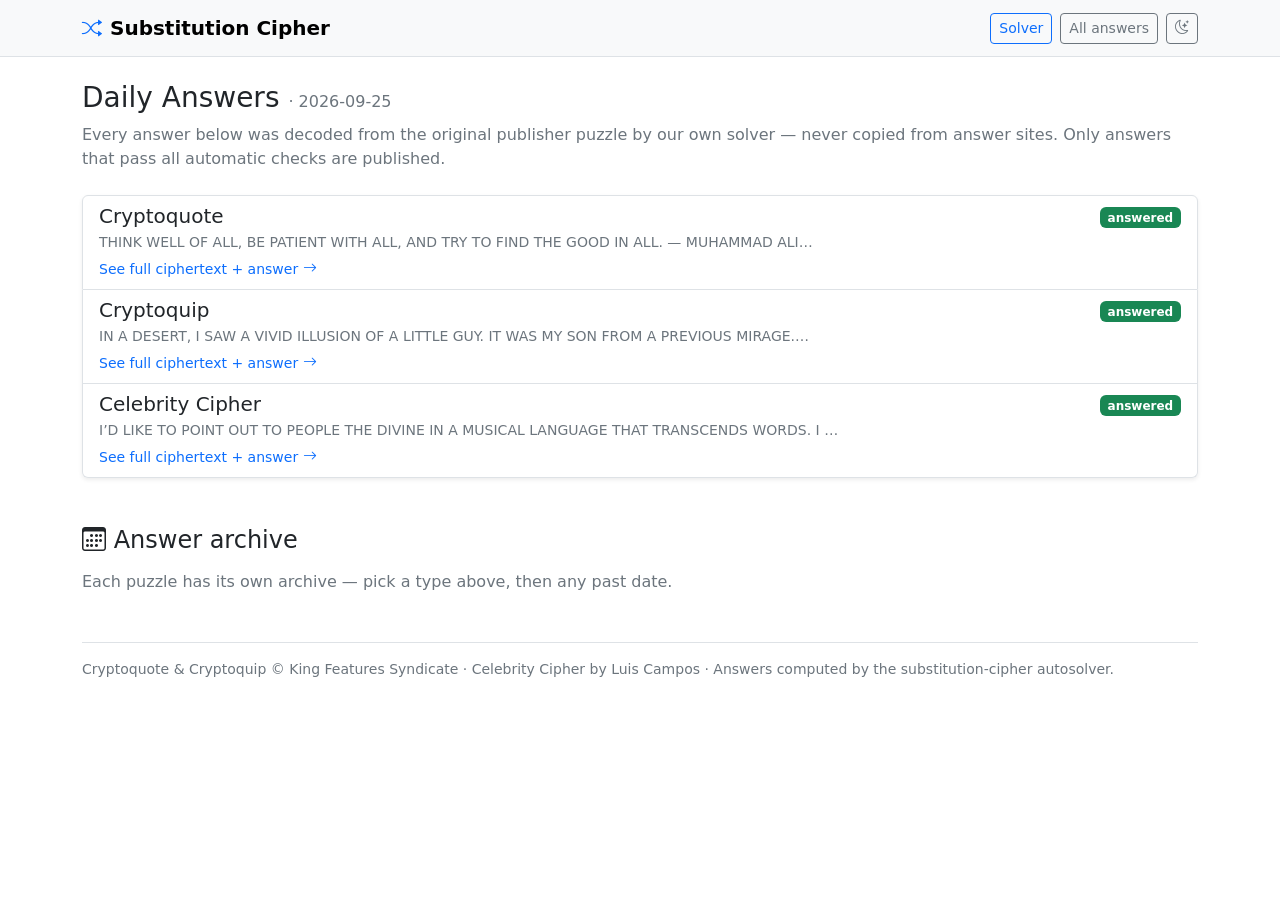
<file: current-site/answers/index.html>
<!DOCTYPE html>
<html lang="en" data-bs-theme="light">
<head>
  <meta charset="utf-8">
  <meta name="viewport" content="width=device-width, initial-scale=1">
  <title>Daily Puzzle Answers — 2026-09-25 · Substitution Cipher Solver</title>
  <meta name="description" content="Solved answers for today's Cryptoquote, Cryptoquip and Celebrity Cipher, decoded by our own solver.">
  <link href="https://cdn.jsdelivr.net/npm/bootstrap@5.3.3/dist/css/bootstrap.min.css" rel="stylesheet">
  <link href="https://cdn.jsdelivr.net/npm/bootstrap-icons@1.11.3/font/bootstrap-icons.min.css" rel="stylesheet">
  <link href="../style.css" rel="stylesheet">
  <style>
    .answer-text { font-size: 1.2rem; font-weight: 600; line-height: 1.55; }
    .cipher-text { font-family: ui-monospace, SFMono-Regular, Menlo, monospace;
                    font-size: 1.02rem; line-height: 1.7; letter-spacing: .02em; }
  </style>
</head>
<body>
  <nav class="navbar navbar-expand-lg bg-body-tertiary border-bottom sticky-top">
    <div class="container">
      <a class="navbar-brand d-flex align-items-center gap-2" href="../">
        <i class="bi bi-shuffle text-primary"></i>
        <span class="fw-semibold">Substitution Cipher</span>
      </a>
      <div class="d-flex align-items-center gap-2 ms-auto">
        <a class="btn btn-sm btn-outline-primary" href="../">Solver</a>
        <a class="btn btn-sm btn-outline-secondary" href="./">All answers</a>
        <button class="btn btn-sm btn-outline-secondary" id="themeToggle" title="Toggle theme">
          <i class="bi bi-moon-stars"></i>
        </button>
      </div>
    </div>
  </nav>
  <main class="container py-4">

    <header class="mb-4">
      <h1 class="h3">Daily Answers <span class="text-secondary fs-6">· 2026-09-25</span></h1>
      <p class="text-secondary mb-0">
        Every answer below was decoded from the original publisher puzzle by our own
        solver — never copied from answer sites. Only answers that pass all automatic
        checks are published.
      </p>
    </header>
    <div class="list-group shadow-sm">
        <a href="./cryptoquote/" class="list-group-item list-group-item-action">
          <div class="d-flex w-100 justify-content-between align-items-center">
            <h2 class="h5 mb-1">Cryptoquote</h2>
            <span class="badge text-bg-success">answered</span>
          </div>
          <p class="mb-1 text-secondary small">THINK WELL OF ALL, BE PATIENT WITH ALL, AND TRY TO FIND THE GOOD IN ALL. — MUHAMMAD ALI&hellip;</p>
          <small class="text-primary">See full ciphertext + answer <i class="bi bi-arrow-right"></i></small>
        </a>
        <a href="./cryptoquip/" class="list-group-item list-group-item-action">
          <div class="d-flex w-100 justify-content-between align-items-center">
            <h2 class="h5 mb-1">Cryptoquip</h2>
            <span class="badge text-bg-success">answered</span>
          </div>
          <p class="mb-1 text-secondary small">IN A DESERT, I SAW A VIVID ILLUSION OF A LITTLE GUY. IT WAS MY SON FROM A PREVIOUS MIRAGE.&hellip;</p>
          <small class="text-primary">See full ciphertext + answer <i class="bi bi-arrow-right"></i></small>
        </a>
        <a href="./celebrity-cipher/" class="list-group-item list-group-item-action">
          <div class="d-flex w-100 justify-content-between align-items-center">
            <h2 class="h5 mb-1">Celebrity Cipher</h2>
            <span class="badge text-bg-success">answered</span>
          </div>
          <p class="mb-1 text-secondary small">I’D LIKE TO POINT OUT TO PEOPLE THE DIVINE IN A MUSICAL LANGUAGE THAT TRANSCENDS WORDS. I &hellip;</p>
          <small class="text-primary">See full ciphertext + answer <i class="bi bi-arrow-right"></i></small>
        </a></div>
    <section class="mt-5">
      <h2 class="h4 mb-3"><i class="bi bi-calendar3"></i> Answer archive</h2>
      <p class="text-secondary">Each puzzle has its own archive — pick a type above, then any past date.</p>
    </section>

    <footer class="mt-5 pt-3 border-top text-secondary small">
      Cryptoquote &amp; Cryptoquip &copy; King Features Syndicate · Celebrity Cipher by Luis Campos · Answers computed by the substitution-cipher autosolver.
    </footer>
  </main>
  <script>
    document.getElementById("themeToggle").addEventListener("click", () => {
      const h = document.documentElement;
      h.dataset.bsTheme = h.dataset.bsTheme === "light" ? "dark" : "light";
    });
  </script>
  <script src="https://cdn.jsdelivr.net/npm/bootstrap@5.3.3/dist/js/bootstrap.bundle.min.js"></script>
</body>
</html>
</file>
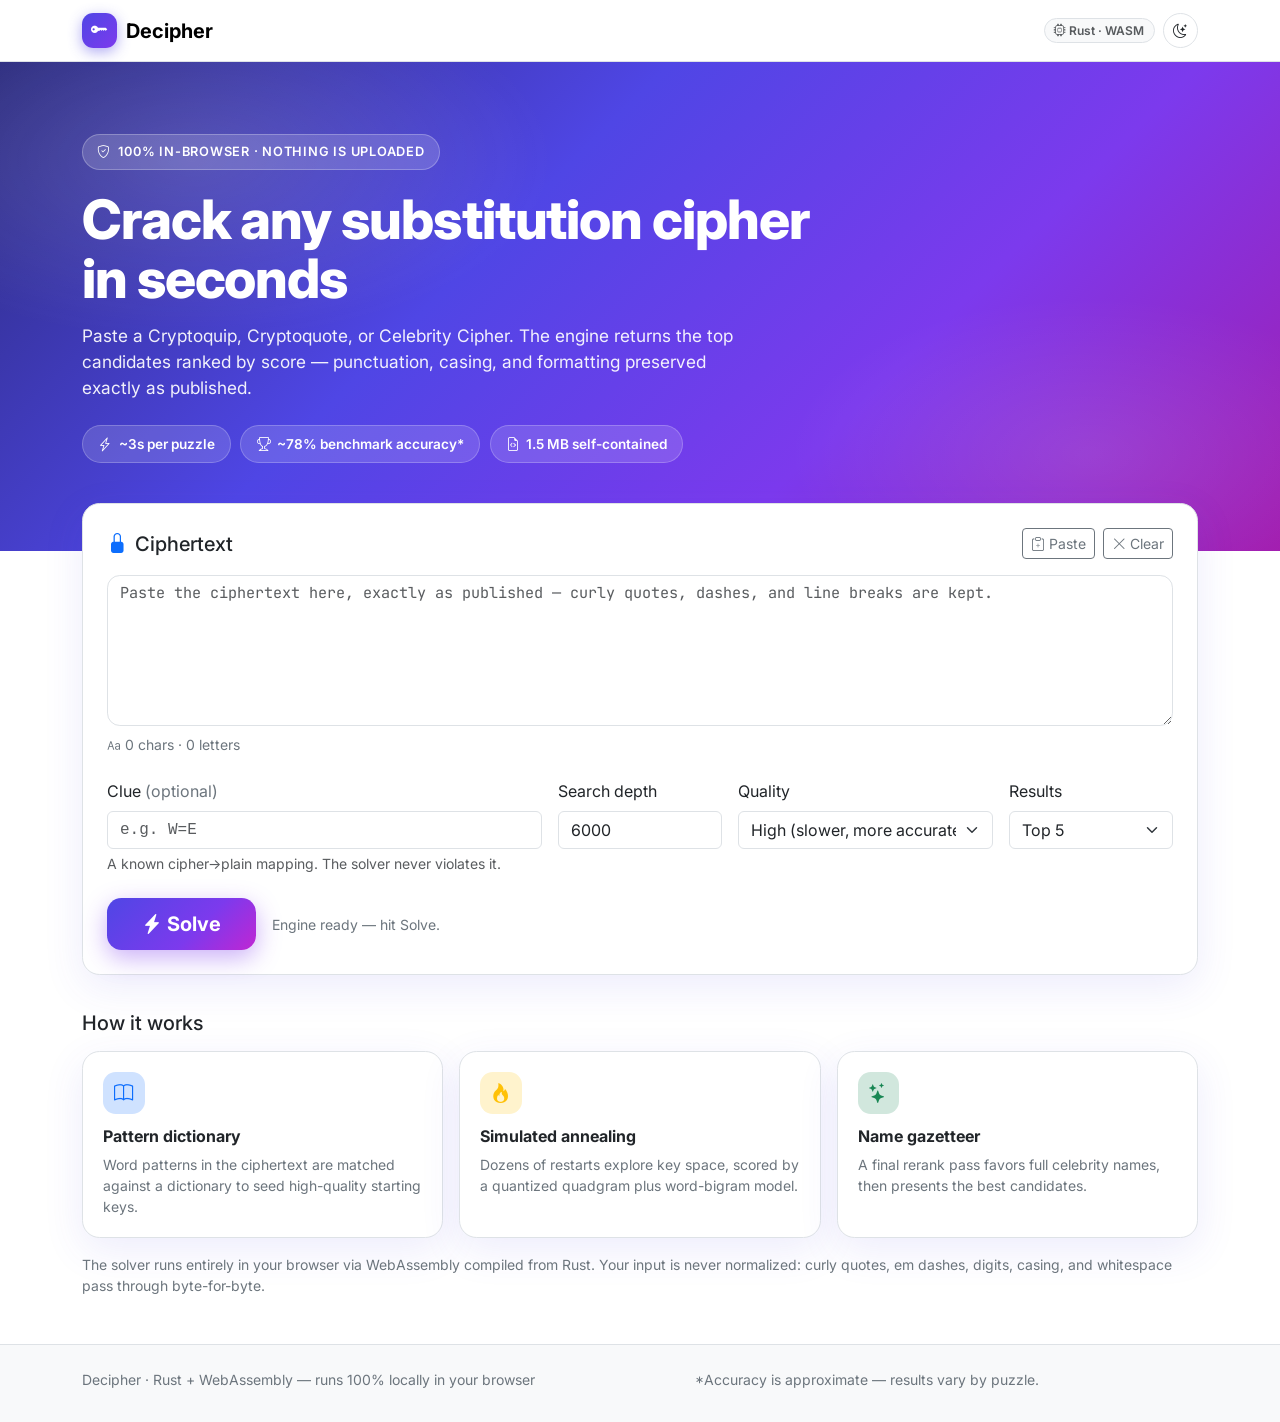
<file: rebuild/www/index.html>
<!DOCTYPE html>
<html lang="en" data-bs-theme="light">
<head>
  <meta charset="utf-8">
  <meta name="viewport" content="width=device-width, initial-scale=1">
  <title>Decipher — Substitution Cipher Solver (Rust + WASM)</title>
  <meta name="description" content="Solve monoalphabetic substitution ciphers (Cryptoquip, Cryptoquote, Celebrity Cipher) instantly in your browser with a fast Rust/WebAssembly engine. Top candidates ranked by score.">
  <link rel="preconnect" href="https://fonts.googleapis.com">
  <link rel="preconnect" href="https://fonts.gstatic.com" crossorigin>
  <link href="https://fonts.googleapis.com/css2?family=Inter:wght@400;500;600;700;800&family=JetBrains+Mono:wght@400;600&display=swap" rel="stylesheet">
  <link href="https://cdn.jsdelivr.net/npm/bootstrap@5.3.3/dist/css/bootstrap.min.css" rel="stylesheet">
  <link href="https://cdn.jsdelivr.net/npm/bootstrap-icons@1.11.3/font/bootstrap-icons.min.css" rel="stylesheet">
  <link href="style.css" rel="stylesheet">
</head>
<body>
  <nav class="navbar navbar-expand sticky-top navbar-glass">
    <div class="container">
      <a class="navbar-brand brand-mark" href="#">
        <span class="brand-icon"><i class="bi bi-key-fill"></i></span>
        <span class="fw-bold">Decipher</span>
      </a>
      <div class="d-flex align-items-center gap-2 ms-auto">
        <span class="badge engine-badge" id="engineBadge"><i class="bi bi-cpu"></i> Rust · WASM</span>
        <button class="btn btn-sm btn-icon" id="themeToggle" title="Toggle theme" aria-label="Toggle theme">
          <i class="bi bi-moon-stars"></i>
        </button>
      </div>
    </div>
  </nav>

  <header class="hero">
    <div class="container hero-inner">
      <div class="hero-eyebrow"><i class="bi bi-shield-check"></i> 100% in-browser · nothing is uploaded</div>
      <h1 class="hero-title">Crack any substitution cipher<br class="d-none d-md-block"> in seconds</h1>
      <p class="hero-sub">
        Paste a Cryptoquip, Cryptoquote, or Celebrity Cipher. The engine returns the
        top candidates ranked by score — punctuation, casing, and formatting
        preserved exactly as published.
      </p>
      <div class="hero-chips">
        <span class="chip"><i class="bi bi-lightning-charge"></i> ~3s per puzzle</span>
        <span class="chip"><i class="bi bi-trophy"></i> ~78% benchmark accuracy*</span>
        <span class="chip"><i class="bi bi-file-earmark-code"></i> 1.5 MB self-contained</span>
      </div>
    </div>
  </header>

  <main class="container main-stack">
    <div class="card app-card">
      <div class="card-body p-4 p-md-4">
        <div class="d-flex align-items-center mb-3">
          <label for="toolInput" class="h5 m-0 me-auto d-flex align-items-center gap-2">
            <i class="bi bi-lock-fill text-primary"></i> Ciphertext
          </label>
          <button class="btn btn-outline-secondary btn-sm" id="pasteInputBtn"><i class="bi bi-clipboard-plus"></i> Paste</button>
          <button class="btn btn-outline-secondary btn-sm ms-2" id="clearInputBtn"><i class="bi bi-x-lg"></i> Clear</button>
        </div>
        <textarea id="toolInput" class="form-control cipher-input" rows="6" spellcheck="false"
          placeholder="Paste the ciphertext here, exactly as published — curly quotes, dashes, and line breaks are kept."></textarea>
        <div class="d-flex flex-wrap gap-3 mt-2 small text-secondary">
          <span id="inputStats"><i class="bi bi-type"></i> 0 chars · 0 letters</span>
        </div>

        <div class="row g-3 mt-2">
          <div class="col-md-5">
            <label class="form-label" for="clueInput">Clue <span class="text-secondary">(optional)</span></label>
            <input type="text" class="form-control font-monospace" id="clueInput"
                   placeholder="e.g. W=E" spellcheck="false">
            <div class="form-text">A known cipher→plain mapping. The solver never violates it.</div>
          </div>
          <div class="col-md-2">
            <label class="form-label" for="searchDepth">Search depth</label>
            <input type="number" class="form-control" id="searchDepth" value="6000" min="100" max="200000">
          </div>
          <div class="col-md-3">
            <label class="form-label" for="analysisQuality">Quality</label>
            <select class="form-select" id="analysisQuality">
              <option value="standard">Standard (fast)</option>
              <option value="high" selected>High (slower, more accurate)</option>
            </select>
          </div>
          <div class="col-md-2">
            <label class="form-label" for="resultsCount">Results</label>
            <select class="form-select" id="resultsCount">
              <option value="1">Top 1</option>
              <option value="3">Top 3</option>
              <option value="5" selected>Top 5</option>
              <option value="10">Top 10</option>
            </select>
          </div>
        </div>

        <div class="d-flex align-items-center gap-3 mt-4 flex-wrap">
          <button class="btn btn-solve btn-lg" id="autosolveButton">
            <span class="spinner-border spinner-border-sm me-2 d-none" id="solveSpinner"></span>
            <i class="bi bi-lightning-charge-fill"></i> Solve
          </button>
          <span class="text-secondary small" id="solveStatus">Warming up the engine…</span>
        </div>
      </div>
    </div>

    <section id="resultsSection" class="d-none">
      <div class="d-flex align-items-center mb-3 results-head">
        <h2 class="h4 m-0 me-auto"><i class="bi bi-list-ol text-primary"></i> Top candidates</h2>
        <span class="text-secondary small" id="solveMeta"></span>
      </div>
      <div id="resultsList" class="results-grid"></div>
    </section>

    <div class="card app-card d-none" id="errorCard">
      <div class="card-body p-4">
        <div class="alert alert-danger m-0" id="errorMsg"></div>
      </div>
    </div>

    <section class="how-grid">
      <h2 class="h5 how-title">How it works</h2>
      <div class="row g-3">
        <div class="col-md-4">
          <div class="how-card">
            <div class="how-icon bg-primary-subtle text-primary"><i class="bi bi-book"></i></div>
            <h3 class="h6 fw-bold">Pattern dictionary</h3>
            <p class="text-secondary small mb-0">Word patterns in the ciphertext are matched against a dictionary to seed high-quality starting keys.</p>
          </div>
        </div>
        <div class="col-md-4">
          <div class="how-card">
            <div class="how-icon bg-warning-subtle text-warning"><i class="bi bi-fire"></i></div>
            <h3 class="h6 fw-bold">Simulated annealing</h3>
            <p class="text-secondary small mb-0">Dozens of restarts explore key space, scored by a quantized quadgram plus word-bigram model.</p>
          </div>
        </div>
        <div class="col-md-4">
          <div class="how-card">
            <div class="how-icon bg-success-subtle text-success"><i class="bi bi-stars"></i></div>
            <h3 class="h6 fw-bold">Name gazetteer</h3>
            <p class="text-secondary small mb-0">A final rerank pass favors full celebrity names, then presents the best candidates.</p>
          </div>
        </div>
      </div>
      <p class="text-secondary small mt-3">The solver runs entirely in your browser via WebAssembly compiled from Rust. Your input is never normalized: curly quotes, em dashes, digits, casing, and whitespace pass through byte-for-byte.</p>
    </section>
  </main>

  <footer class="site-footer">
    <div class="container d-flex flex-wrap gap-2 justify-content-between small">
      <span class="text-secondary">Decipher · Rust + WebAssembly — runs 100% locally in your browser</span>
      <span class="text-secondary">*Accuracy is approximate — results vary by puzzle.</span>
      <span class="text-secondary" id="footerStats"></span>
    </div>
  </footer>

  <script src="https://cdn.jsdelivr.net/npm/bootstrap@5.3.3/dist/js/bootstrap.bundle.min.js"></script>
  <script type="module" src="app.js"></script>
</body>
</html>
</file>
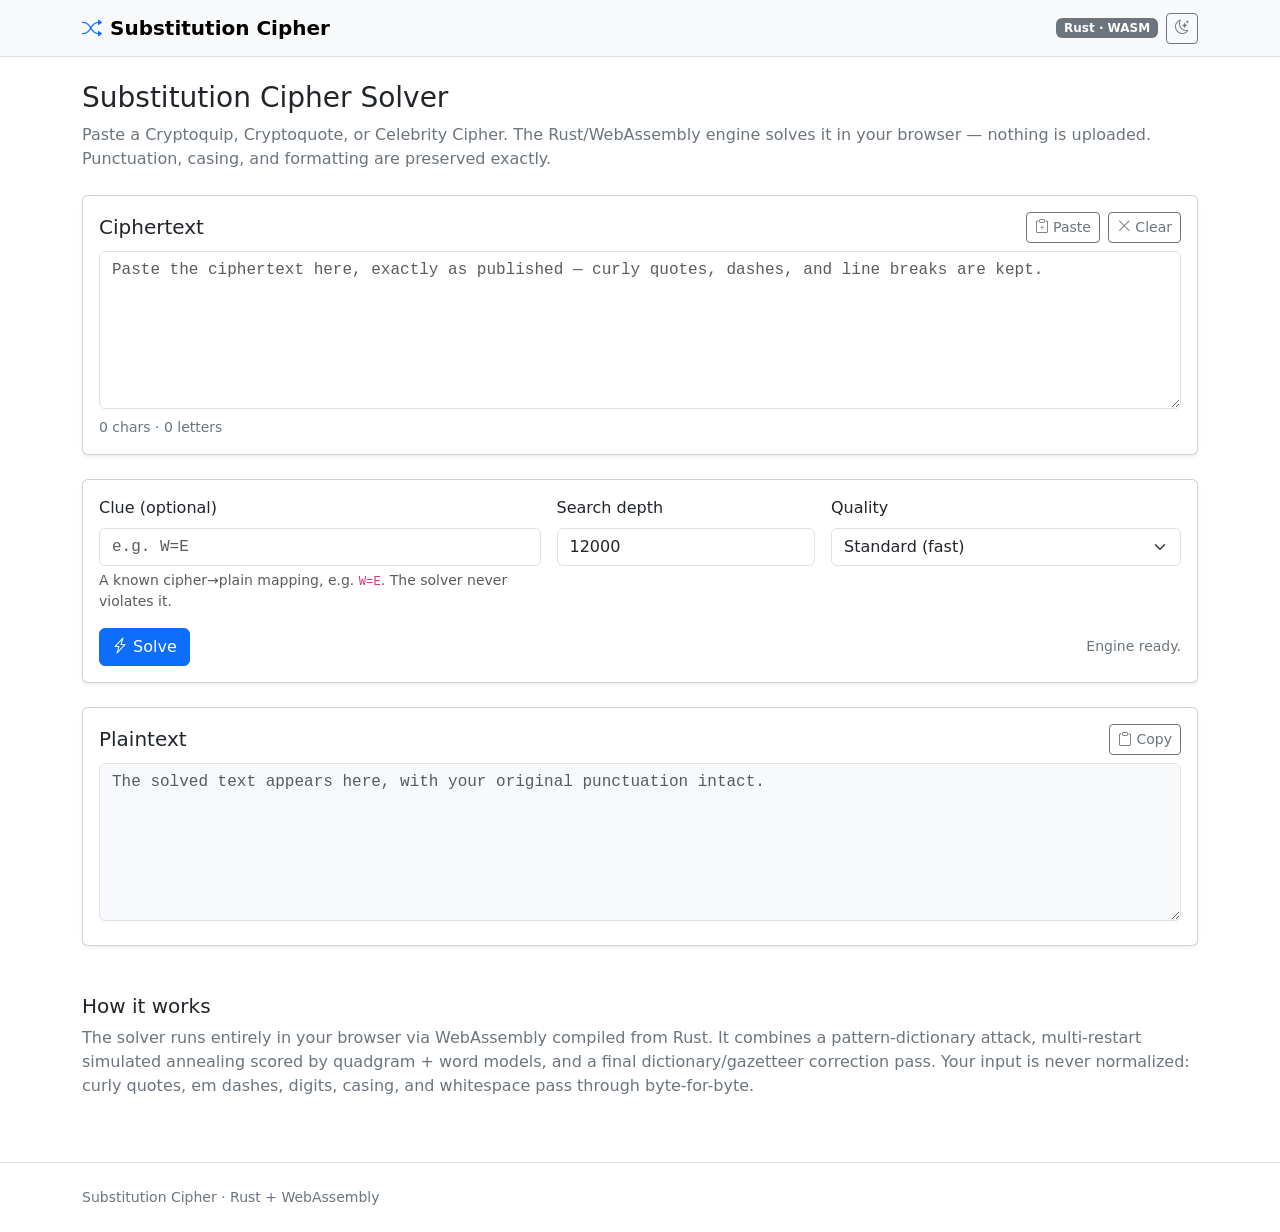
<file: rebuild_analysis/www/index.html>
<!DOCTYPE html>
<html lang="en" data-bs-theme="light">
<head>
  <meta charset="utf-8">
  <meta name="viewport" content="width=device-width, initial-scale=1">
  <title>Substitution Cipher Solver — Rust/WASM</title>
  <meta name="description" content="Solve monoalphabetic substitution ciphers (Cryptoquip, Cryptoquote, Celebrity Cipher) with a fast Rust/WebAssembly engine.">
  <link href="https://cdn.jsdelivr.net/npm/bootstrap@5.3.3/dist/css/bootstrap.min.css" rel="stylesheet">
  <link href="https://cdn.jsdelivr.net/npm/bootstrap-icons@1.11.3/font/bootstrap-icons.min.css" rel="stylesheet">
  <link href="style.css" rel="stylesheet">
</head>
<body>
  <nav class="navbar navbar-expand-lg bg-body-tertiary border-bottom sticky-top">
    <div class="container">
      <a class="navbar-brand d-flex align-items-center gap-2" href="#">
        <i class="bi bi-shuffle text-primary"></i>
        <span class="fw-semibold">Substitution Cipher</span>
      </a>
      <div class="d-flex align-items-center gap-2 ms-auto">
        <span class="badge text-bg-secondary" id="engineBadge">Rust · WASM</span>
        <button class="btn btn-sm btn-outline-secondary" id="themeToggle" title="Toggle theme">
          <i class="bi bi-moon-stars"></i>
        </button>
      </div>
    </div>
  </nav>

  <main class="container py-4">
    <header class="mb-4">
      <h1 class="h3">Substitution Cipher Solver</h1>
      <p class="text-secondary mb-0">
        Paste a Cryptoquip, Cryptoquote, or Celebrity Cipher. The Rust/WebAssembly engine
        solves it in your browser — nothing is uploaded. Punctuation, casing, and
        formatting are preserved exactly.
      </p>
    </header>

    <div class="card shadow-sm mb-4">
      <div class="card-body">
        <div class="d-flex align-items-center mb-2">
          <label for="toolInput" class="h5 m-0 me-auto">Ciphertext</label>
          <button class="btn btn-outline-secondary btn-sm" id="pasteInputBtn"><i class="bi bi-clipboard-plus"></i> Paste</button>
          <button class="btn btn-outline-secondary btn-sm ms-2" id="clearInputBtn"><i class="bi bi-x-lg"></i> Clear</button>
        </div>
        <textarea id="toolInput" class="form-control font-monospace" rows="6" spellcheck="false"
          placeholder="Paste the ciphertext here, exactly as published — curly quotes, dashes, and line breaks are kept."></textarea>
        <div class="d-flex flex-wrap gap-3 mt-2 small text-secondary">
          <span id="inputStats">0 chars · 0 letters</span>
        </div>
      </div>
    </div>

    <div class="card shadow-sm mb-4">
      <div class="card-body">
        <div class="row g-3">
          <div class="col-md-5">
            <label class="form-label" for="clueInput">Clue (optional)</label>
            <input type="text" class="form-control font-monospace" id="clueInput"
                   placeholder="e.g. W=E" spellcheck="false">
            <div class="form-text">A known cipher→plain mapping, e.g. <code>W=E</code>. The solver never violates it.</div>
          </div>
          <div class="col-md-3">
            <label class="form-label" for="searchDepth">Search depth</label>
            <input type="number" class="form-control" id="searchDepth" value="12000" min="100" max="200000">
          </div>
          <div class="col-md-4">
            <label class="form-label" for="analysisQuality">Quality</label>
            <select class="form-select" id="analysisQuality">
              <option value="standard" selected>Standard (fast)</option>
              <option value="high">High (slower, more accurate)</option>
            </select>
          </div>
        </div>
        <div class="d-flex align-items-center gap-2 mt-3">
          <button class="btn btn-primary" id="autosolveButton">
            <span class="spinner-border spinner-border-sm me-2 d-none" id="solveSpinner"></span>
            <i class="bi bi-lightning-charge"></i> Solve
          </button>
          <span class="text-secondary small ms-auto" id="solveStatus">Ready.</span>
        </div>
      </div>
    </div>

    <div class="card shadow-sm mb-4">
      <div class="card-body">
        <div class="d-flex align-items-center mb-2">
          <span class="h5 m-0 me-auto">Plaintext</span>
          <button class="btn btn-outline-secondary btn-sm" id="copyOutputBtn"><i class="bi bi-clipboard"></i> Copy</button>
        </div>
        <textarea id="solverOutput" class="form-control font-monospace" rows="6" readonly
          placeholder="The solved text appears here, with your original punctuation intact."></textarea>
        <div class="small text-secondary mt-2" id="solveMeta"></div>
      </div>
    </div>

    <section class="mt-5">
      <h2 class="h5">How it works</h2>
      <p class="text-secondary">
        The solver runs entirely in your browser via WebAssembly compiled from Rust.
        It combines a pattern-dictionary attack, multi-restart simulated annealing
        scored by quadgram + word models, and a final dictionary/gazetteer correction
        pass. Your input is never normalized: curly quotes, em dashes, digits, casing,
        and whitespace pass through byte-for-byte.
      </p>
    </section>
  </main>

  <footer class="border-top py-4 mt-4">
    <div class="container text-secondary small d-flex flex-wrap gap-3 justify-content-between">
      <span>Substitution Cipher · Rust + WebAssembly</span>
      <span id="footerStats"></span>
    </div>
  </footer>

  <script src="https://cdn.jsdelivr.net/npm/bootstrap@5.3.3/dist/js/bootstrap.bundle.min.js"></script>
  <script type="module" src="app.js"></script>
</body>
</html>
</file>
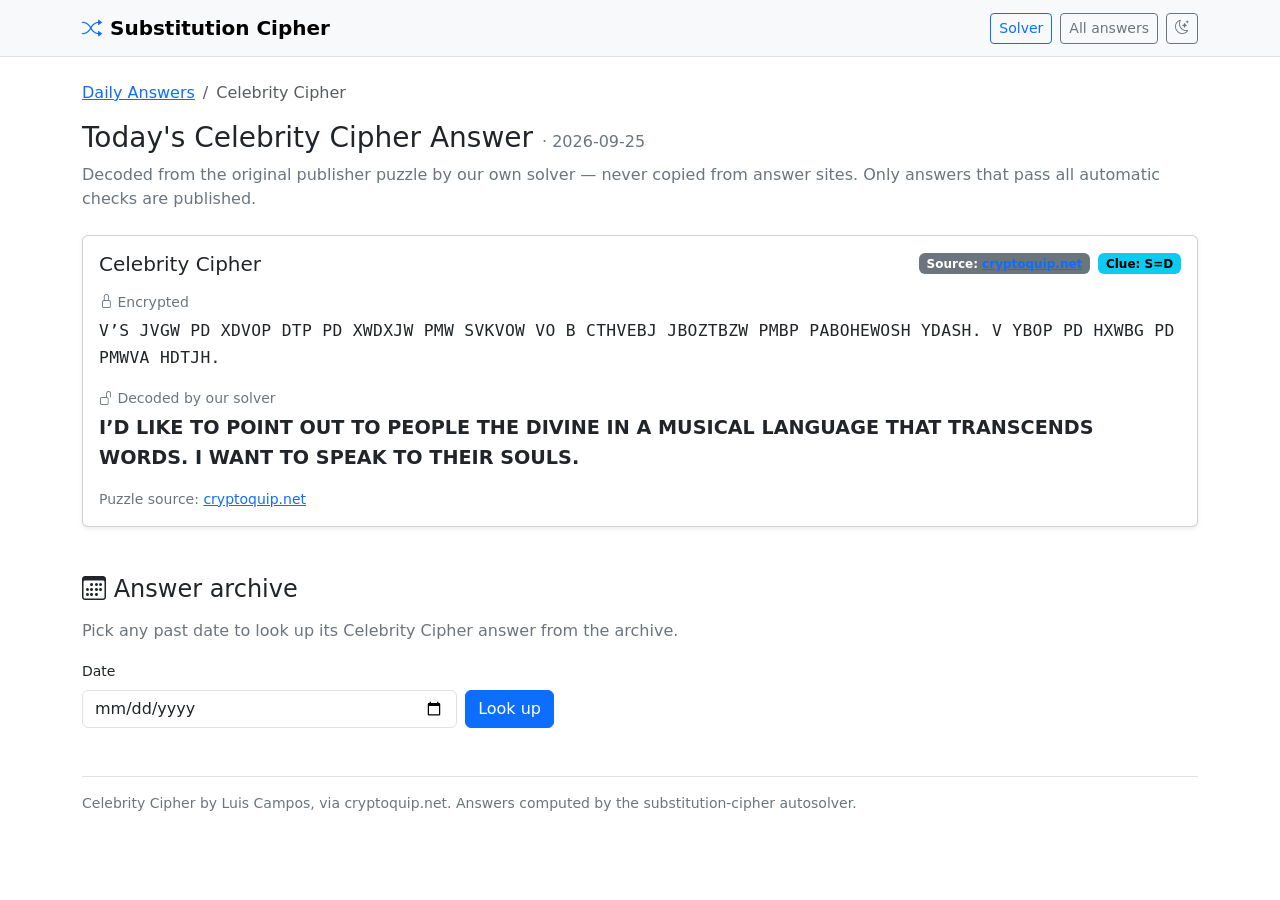
<file: current-site/answers/celebrity-cipher/index.html>
<!DOCTYPE html>
<html lang="en" data-bs-theme="light">
<head>
  <meta charset="utf-8">
  <meta name="viewport" content="width=device-width, initial-scale=1">
  <title>Today's Celebrity Cipher Answer — 2026-09-25 · Substitution Cipher Solver</title>
  <meta name="description" content="Today's Celebrity Cipher decoded by our own solver. Full ciphertext plus answer.">
  <link href="https://cdn.jsdelivr.net/npm/bootstrap@5.3.3/dist/css/bootstrap.min.css" rel="stylesheet">
  <link href="https://cdn.jsdelivr.net/npm/bootstrap-icons@1.11.3/font/bootstrap-icons.min.css" rel="stylesheet">
  <link href="../../style.css" rel="stylesheet">
  <style>
    .answer-text { font-size: 1.2rem; font-weight: 600; line-height: 1.55; }
    .cipher-text { font-family: ui-monospace, SFMono-Regular, Menlo, monospace;
                    font-size: 1.02rem; line-height: 1.7; letter-spacing: .02em; }
  </style>
</head>
<body>
  <nav class="navbar navbar-expand-lg bg-body-tertiary border-bottom sticky-top">
    <div class="container">
      <a class="navbar-brand d-flex align-items-center gap-2" href="../../">
        <i class="bi bi-shuffle text-primary"></i>
        <span class="fw-semibold">Substitution Cipher</span>
      </a>
      <div class="d-flex align-items-center gap-2 ms-auto">
        <a class="btn btn-sm btn-outline-primary" href="../../">Solver</a>
        <a class="btn btn-sm btn-outline-secondary" href="../">All answers</a>
        <button class="btn btn-sm btn-outline-secondary" id="themeToggle" title="Toggle theme">
          <i class="bi bi-moon-stars"></i>
        </button>
      </div>
    </div>
  </nav>
  <main class="container py-4">

    <header class="mb-4">
      <nav aria-label="breadcrumb">
        <ol class="breadcrumb">
          <li class="breadcrumb-item"><a href="../">Daily Answers</a></li>
          <li class="breadcrumb-item active">Celebrity Cipher</li>
        </ol>
      </nav>
      <h1 class="h3">Today's Celebrity Cipher Answer <span class="text-secondary fs-6">· 2026-09-25</span></h1>
      <p class="text-secondary mb-0">
        Decoded from the original publisher puzzle by our own solver — never
        copied from answer sites. Only answers that pass all automatic checks
        are published.
      </p>
    </header>
    <section id="today">
      <div class="card shadow-sm mb-3">
        <div class="card-body">
          <div class="d-flex align-items-center mb-3">
            <h2 class="h5 m-0 me-auto">Celebrity Cipher</h2>
            <span class="badge text-bg-secondary">Source: <a href="https://www.cryptoquip.net/todays-celebrity-cipher-answer/" target="_blank" rel="noopener">cryptoquip.net</a></span><span class="badge text-bg-info ms-2">Clue: S=D</span>
          </div>
          <p class="text-secondary small mb-1"><i class="bi bi-lock"></i> Encrypted</p>
          <p class="cipher-text mb-3">V’S JVGW PD XDVOP DTP PD XWDXJW PMW SVKVOW VO B CTHVEBJ JBOZTBZW PMBP PABOHEWOSH YDASH. V YBOP PD HXWBG PD PMWVA HDTJH.</p>
          <p class="text-secondary small mb-1"><i class="bi bi-unlock"></i> Decoded by our solver</p>
          <p class="answer-text mb-3">I’D LIKE TO POINT OUT TO PEOPLE THE DIVINE IN A MUSICAL LANGUAGE THAT TRANSCENDS WORDS. I WANT TO SPEAK TO THEIR SOULS.</p>
          <p class="text-secondary small mb-0">Puzzle source: <a href="https://www.cryptoquip.net/todays-celebrity-cipher-answer/" target="_blank" rel="noopener">cryptoquip.net</a></p>
        </div>
      </div></section>
    
    <section class="mt-5">
      <h2 class="h4 mb-3"><i class="bi bi-calendar3"></i> Answer archive</h2>
      <p class="text-secondary">Pick any past date to look up its Celebrity Cipher answer from the archive.</p>
      <div class="row g-2 align-items-end mb-3" style="max-width: 480px">
        <div class="col">
          <label for="arcDate" class="form-label small">Date</label>
          <input type="date" id="arcDate" class="form-control" max="2026-09-25">
        </div>
        <div class="col-auto">
          <button class="btn btn-primary" id="arcGo">Look up</button>
        </div>
      </div>
      <div id="arcResult"></div>
    </section>
    <script>
    const API = "https://puzzle-answers.avm-studio-video.workers.dev";
    const TYPE = "celebrity_cipher";
    document.getElementById("arcGo").addEventListener("click", async () => {
      const d = document.getElementById("arcDate").value;
      const box = document.getElementById("arcResult");
      if (!d) { box.innerHTML = '<div class="alert alert-warning">Pick a date first.</div>'; return; }
      box.innerHTML = '<div class="spinner-border spinner-border-sm"></div> Loading…';
      try {
        const r = await fetch(API + "/answers?date=" + encodeURIComponent(d) + "&type=" + TYPE);
        if (!r.ok) throw new Error("not found");
        const j = await r.json();
        const ps = (j.puzzles || []).filter(p => (p.status || "ok") === "ok" && !p.needs_review && p.answer);
        if (!ps.length) { box.innerHTML = '<div class="alert alert-info">No verified answer archived for ' + d + '.</div>'; return; }
        const esc = s => (s || "").replace(/&/g,"&amp;").replace(/</g,"&lt;");
        box.innerHTML = ps.map(p => `
          <div class="card shadow-sm mb-3"><div class="card-body">
            <p class="cipher-text text-secondary mb-2">${esc(p.ciphertext)}</p>
            <p class="answer-text mb-0">${esc(p.answer)}</p>
          </div></div>`).join("");
      } catch (e) {
        box.innerHTML = '<div class="alert alert-warning">Could not load the answer for ' + d + '.</div>';
      }
    });
</script>

    <footer class="mt-5 pt-3 border-top text-secondary small">
      Celebrity Cipher by Luis Campos, via cryptoquip.net. Answers computed by the substitution-cipher autosolver.
    </footer>
  </main>
  <script>
    document.getElementById("themeToggle").addEventListener("click", () => {
      const h = document.documentElement;
      h.dataset.bsTheme = h.dataset.bsTheme === "light" ? "dark" : "light";
    });
  </script>
  <script src="https://cdn.jsdelivr.net/npm/bootstrap@5.3.3/dist/js/bootstrap.bundle.min.js"></script>
</body>
</html>
</file>
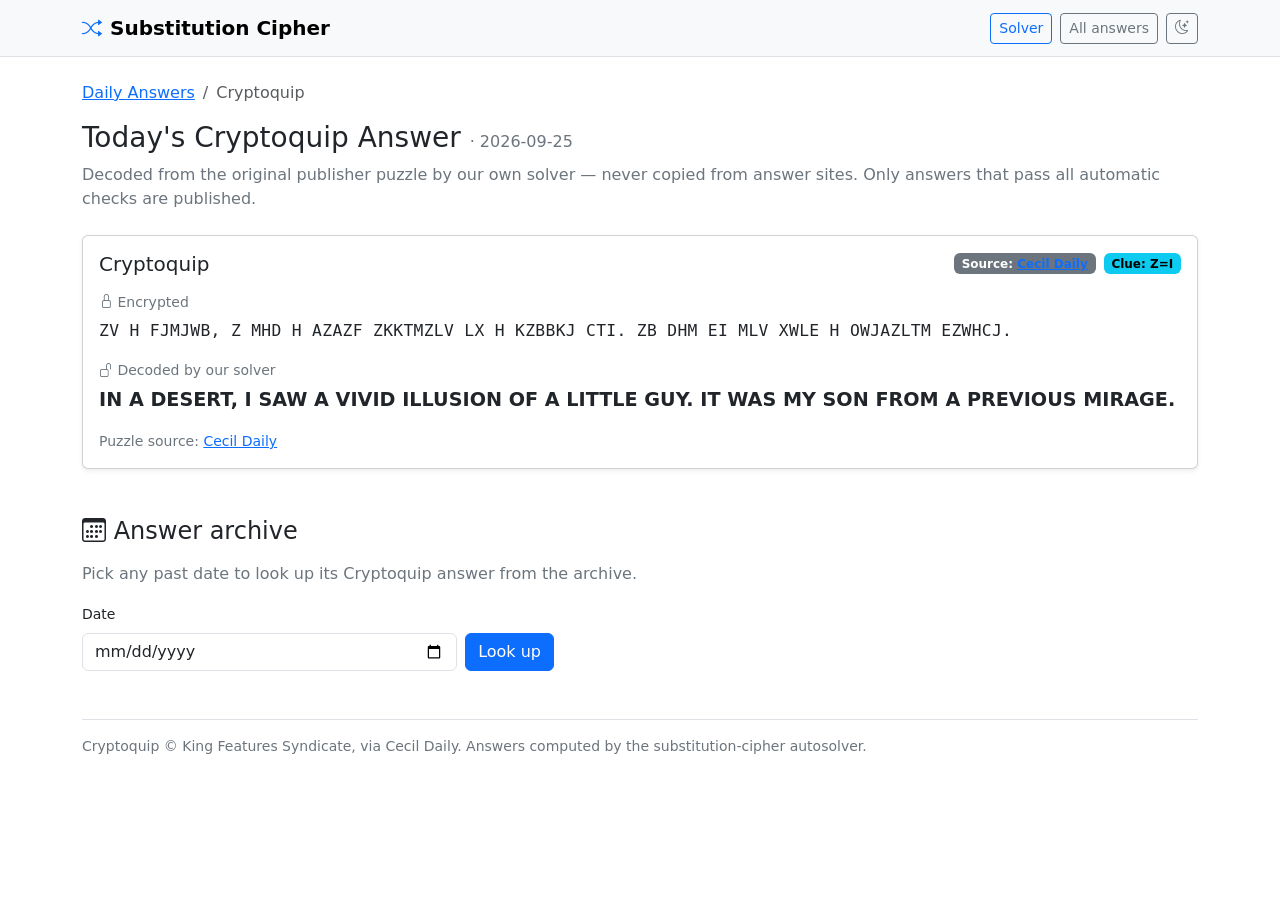
<file: current-site/answers/cryptoquip/index.html>
<!DOCTYPE html>
<html lang="en" data-bs-theme="light">
<head>
  <meta charset="utf-8">
  <meta name="viewport" content="width=device-width, initial-scale=1">
  <title>Today's Cryptoquip Answer — 2026-09-25 · Substitution Cipher Solver</title>
  <meta name="description" content="Today's Cryptoquip decoded by our own solver. Full ciphertext plus answer.">
  <link href="https://cdn.jsdelivr.net/npm/bootstrap@5.3.3/dist/css/bootstrap.min.css" rel="stylesheet">
  <link href="https://cdn.jsdelivr.net/npm/bootstrap-icons@1.11.3/font/bootstrap-icons.min.css" rel="stylesheet">
  <link href="../../style.css" rel="stylesheet">
  <style>
    .answer-text { font-size: 1.2rem; font-weight: 600; line-height: 1.55; }
    .cipher-text { font-family: ui-monospace, SFMono-Regular, Menlo, monospace;
                    font-size: 1.02rem; line-height: 1.7; letter-spacing: .02em; }
  </style>
</head>
<body>
  <nav class="navbar navbar-expand-lg bg-body-tertiary border-bottom sticky-top">
    <div class="container">
      <a class="navbar-brand d-flex align-items-center gap-2" href="../../">
        <i class="bi bi-shuffle text-primary"></i>
        <span class="fw-semibold">Substitution Cipher</span>
      </a>
      <div class="d-flex align-items-center gap-2 ms-auto">
        <a class="btn btn-sm btn-outline-primary" href="../../">Solver</a>
        <a class="btn btn-sm btn-outline-secondary" href="../">All answers</a>
        <button class="btn btn-sm btn-outline-secondary" id="themeToggle" title="Toggle theme">
          <i class="bi bi-moon-stars"></i>
        </button>
      </div>
    </div>
  </nav>
  <main class="container py-4">

    <header class="mb-4">
      <nav aria-label="breadcrumb">
        <ol class="breadcrumb">
          <li class="breadcrumb-item"><a href="../">Daily Answers</a></li>
          <li class="breadcrumb-item active">Cryptoquip</li>
        </ol>
      </nav>
      <h1 class="h3">Today's Cryptoquip Answer <span class="text-secondary fs-6">· 2026-09-25</span></h1>
      <p class="text-secondary mb-0">
        Decoded from the original publisher puzzle by our own solver — never
        copied from answer sites. Only answers that pass all automatic checks
        are published.
      </p>
    </header>
    <section id="today">
      <div class="card shadow-sm mb-3">
        <div class="card-body">
          <div class="d-flex align-items-center mb-3">
            <h2 class="h5 m-0 me-auto">Cryptoquip</h2>
            <span class="badge text-bg-secondary">Source: <a href="https://www.cecildaily.com/diversions/cryptoquip/" target="_blank" rel="noopener">Cecil Daily</a></span><span class="badge text-bg-info ms-2">Clue: Z=I</span>
          </div>
          <p class="text-secondary small mb-1"><i class="bi bi-lock"></i> Encrypted</p>
          <p class="cipher-text mb-3">ZV H FJMJWB, Z MHD H AZAZF ZKKTMZLV LX H KZBBKJ CTI. ZB DHM EI MLV XWLE H OWJAZLTM EZWHCJ.</p>
          <p class="text-secondary small mb-1"><i class="bi bi-unlock"></i> Decoded by our solver</p>
          <p class="answer-text mb-3">IN A DESERT, I SAW A VIVID ILLUSION OF A LITTLE GUY. IT WAS MY SON FROM A PREVIOUS MIRAGE.</p>
          <p class="text-secondary small mb-0">Puzzle source: <a href="https://www.cecildaily.com/diversions/cryptoquip/" target="_blank" rel="noopener">Cecil Daily</a></p>
        </div>
      </div></section>
    
    <section class="mt-5">
      <h2 class="h4 mb-3"><i class="bi bi-calendar3"></i> Answer archive</h2>
      <p class="text-secondary">Pick any past date to look up its Cryptoquip answer from the archive.</p>
      <div class="row g-2 align-items-end mb-3" style="max-width: 480px">
        <div class="col">
          <label for="arcDate" class="form-label small">Date</label>
          <input type="date" id="arcDate" class="form-control" max="2026-09-25">
        </div>
        <div class="col-auto">
          <button class="btn btn-primary" id="arcGo">Look up</button>
        </div>
      </div>
      <div id="arcResult"></div>
    </section>
    <script>
    const API = "https://puzzle-answers.avm-studio-video.workers.dev";
    const TYPE = "cryptoquip";
    document.getElementById("arcGo").addEventListener("click", async () => {
      const d = document.getElementById("arcDate").value;
      const box = document.getElementById("arcResult");
      if (!d) { box.innerHTML = '<div class="alert alert-warning">Pick a date first.</div>'; return; }
      box.innerHTML = '<div class="spinner-border spinner-border-sm"></div> Loading…';
      try {
        const r = await fetch(API + "/answers?date=" + encodeURIComponent(d) + "&type=" + TYPE);
        if (!r.ok) throw new Error("not found");
        const j = await r.json();
        const ps = (j.puzzles || []).filter(p => (p.status || "ok") === "ok" && !p.needs_review && p.answer);
        if (!ps.length) { box.innerHTML = '<div class="alert alert-info">No verified answer archived for ' + d + '.</div>'; return; }
        const esc = s => (s || "").replace(/&/g,"&amp;").replace(/</g,"&lt;");
        box.innerHTML = ps.map(p => `
          <div class="card shadow-sm mb-3"><div class="card-body">
            <p class="cipher-text text-secondary mb-2">${esc(p.ciphertext)}</p>
            <p class="answer-text mb-0">${esc(p.answer)}</p>
          </div></div>`).join("");
      } catch (e) {
        box.innerHTML = '<div class="alert alert-warning">Could not load the answer for ' + d + '.</div>';
      }
    });
</script>

    <footer class="mt-5 pt-3 border-top text-secondary small">
      Cryptoquip &copy; King Features Syndicate, via Cecil Daily. Answers computed by the substitution-cipher autosolver.
    </footer>
  </main>
  <script>
    document.getElementById("themeToggle").addEventListener("click", () => {
      const h = document.documentElement;
      h.dataset.bsTheme = h.dataset.bsTheme === "light" ? "dark" : "light";
    });
  </script>
  <script src="https://cdn.jsdelivr.net/npm/bootstrap@5.3.3/dist/js/bootstrap.bundle.min.js"></script>
</body>
</html>
</file>
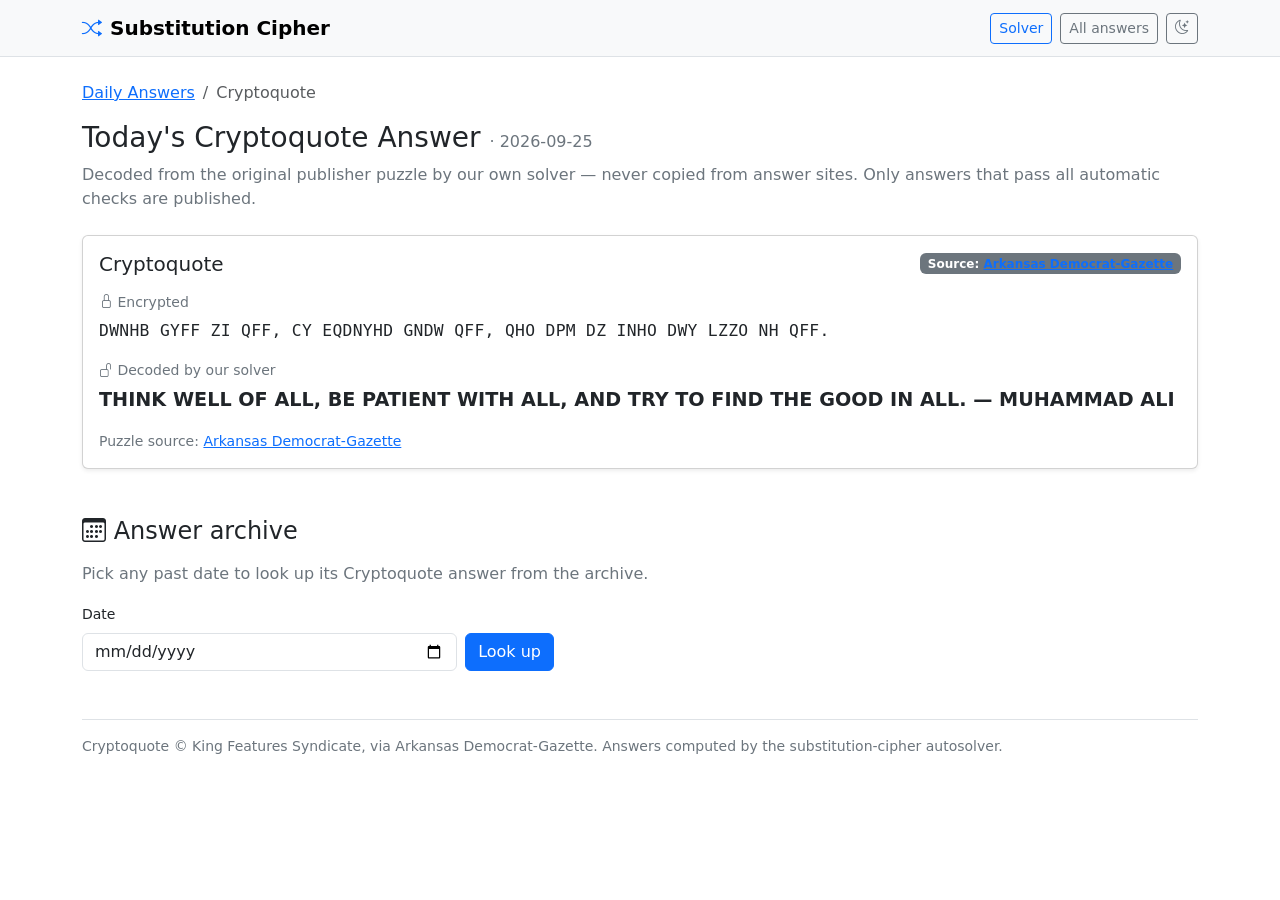
<file: current-site/answers/cryptoquote/index.html>
<!DOCTYPE html>
<html lang="en" data-bs-theme="light">
<head>
  <meta charset="utf-8">
  <meta name="viewport" content="width=device-width, initial-scale=1">
  <title>Today's Cryptoquote Answer — 2026-09-25 · Substitution Cipher Solver</title>
  <meta name="description" content="Today's Cryptoquote decoded by our own solver. Full ciphertext plus answer.">
  <link href="https://cdn.jsdelivr.net/npm/bootstrap@5.3.3/dist/css/bootstrap.min.css" rel="stylesheet">
  <link href="https://cdn.jsdelivr.net/npm/bootstrap-icons@1.11.3/font/bootstrap-icons.min.css" rel="stylesheet">
  <link href="../../style.css" rel="stylesheet">
  <style>
    .answer-text { font-size: 1.2rem; font-weight: 600; line-height: 1.55; }
    .cipher-text { font-family: ui-monospace, SFMono-Regular, Menlo, monospace;
                    font-size: 1.02rem; line-height: 1.7; letter-spacing: .02em; }
  </style>
</head>
<body>
  <nav class="navbar navbar-expand-lg bg-body-tertiary border-bottom sticky-top">
    <div class="container">
      <a class="navbar-brand d-flex align-items-center gap-2" href="../../">
        <i class="bi bi-shuffle text-primary"></i>
        <span class="fw-semibold">Substitution Cipher</span>
      </a>
      <div class="d-flex align-items-center gap-2 ms-auto">
        <a class="btn btn-sm btn-outline-primary" href="../../">Solver</a>
        <a class="btn btn-sm btn-outline-secondary" href="../">All answers</a>
        <button class="btn btn-sm btn-outline-secondary" id="themeToggle" title="Toggle theme">
          <i class="bi bi-moon-stars"></i>
        </button>
      </div>
    </div>
  </nav>
  <main class="container py-4">

    <header class="mb-4">
      <nav aria-label="breadcrumb">
        <ol class="breadcrumb">
          <li class="breadcrumb-item"><a href="../">Daily Answers</a></li>
          <li class="breadcrumb-item active">Cryptoquote</li>
        </ol>
      </nav>
      <h1 class="h3">Today's Cryptoquote Answer <span class="text-secondary fs-6">· 2026-09-25</span></h1>
      <p class="text-secondary mb-0">
        Decoded from the original publisher puzzle by our own solver — never
        copied from answer sites. Only answers that pass all automatic checks
        are published.
      </p>
    </header>
    <section id="today">
      <div class="card shadow-sm mb-3">
        <div class="card-body">
          <div class="d-flex align-items-center mb-3">
            <h2 class="h5 m-0 me-auto">Cryptoquote</h2>
            <span class="badge text-bg-secondary">Source: <a href="https://www.arkansasonline.com/puzzles/quote/" target="_blank" rel="noopener">Arkansas Democrat-Gazette</a></span>
          </div>
          <p class="text-secondary small mb-1"><i class="bi bi-lock"></i> Encrypted</p>
          <p class="cipher-text mb-3">DWNHB GYFF ZI QFF, CY EQDNYHD GNDW QFF, QHO DPM DZ INHO DWY LZZO NH QFF.</p>
          <p class="text-secondary small mb-1"><i class="bi bi-unlock"></i> Decoded by our solver</p>
          <p class="answer-text mb-3">THINK WELL OF ALL, BE PATIENT WITH ALL, AND TRY TO FIND THE GOOD IN ALL. — MUHAMMAD ALI</p>
          <p class="text-secondary small mb-0">Puzzle source: <a href="https://www.arkansasonline.com/puzzles/quote/" target="_blank" rel="noopener">Arkansas Democrat-Gazette</a></p>
        </div>
      </div></section>
    
    <section class="mt-5">
      <h2 class="h4 mb-3"><i class="bi bi-calendar3"></i> Answer archive</h2>
      <p class="text-secondary">Pick any past date to look up its Cryptoquote answer from the archive.</p>
      <div class="row g-2 align-items-end mb-3" style="max-width: 480px">
        <div class="col">
          <label for="arcDate" class="form-label small">Date</label>
          <input type="date" id="arcDate" class="form-control" max="2026-09-25">
        </div>
        <div class="col-auto">
          <button class="btn btn-primary" id="arcGo">Look up</button>
        </div>
      </div>
      <div id="arcResult"></div>
    </section>
    <script>
    const API = "https://puzzle-answers.avm-studio-video.workers.dev";
    const TYPE = "cryptoquote";
    document.getElementById("arcGo").addEventListener("click", async () => {
      const d = document.getElementById("arcDate").value;
      const box = document.getElementById("arcResult");
      if (!d) { box.innerHTML = '<div class="alert alert-warning">Pick a date first.</div>'; return; }
      box.innerHTML = '<div class="spinner-border spinner-border-sm"></div> Loading…';
      try {
        const r = await fetch(API + "/answers?date=" + encodeURIComponent(d) + "&type=" + TYPE);
        if (!r.ok) throw new Error("not found");
        const j = await r.json();
        const ps = (j.puzzles || []).filter(p => (p.status || "ok") === "ok" && !p.needs_review && p.answer);
        if (!ps.length) { box.innerHTML = '<div class="alert alert-info">No verified answer archived for ' + d + '.</div>'; return; }
        const esc = s => (s || "").replace(/&/g,"&amp;").replace(/</g,"&lt;");
        box.innerHTML = ps.map(p => `
          <div class="card shadow-sm mb-3"><div class="card-body">
            <p class="cipher-text text-secondary mb-2">${esc(p.ciphertext)}</p>
            <p class="answer-text mb-0">${esc(p.answer)}</p>
          </div></div>`).join("");
      } catch (e) {
        box.innerHTML = '<div class="alert alert-warning">Could not load the answer for ' + d + '.</div>';
      }
    });
</script>

    <footer class="mt-5 pt-3 border-top text-secondary small">
      Cryptoquote &copy; King Features Syndicate, via Arkansas Democrat-Gazette. Answers computed by the substitution-cipher autosolver.
    </footer>
  </main>
  <script>
    document.getElementById("themeToggle").addEventListener("click", () => {
      const h = document.documentElement;
      h.dataset.bsTheme = h.dataset.bsTheme === "light" ? "dark" : "light";
    });
  </script>
  <script src="https://cdn.jsdelivr.net/npm/bootstrap@5.3.3/dist/js/bootstrap.bundle.min.js"></script>
</body>
</html>
</file>
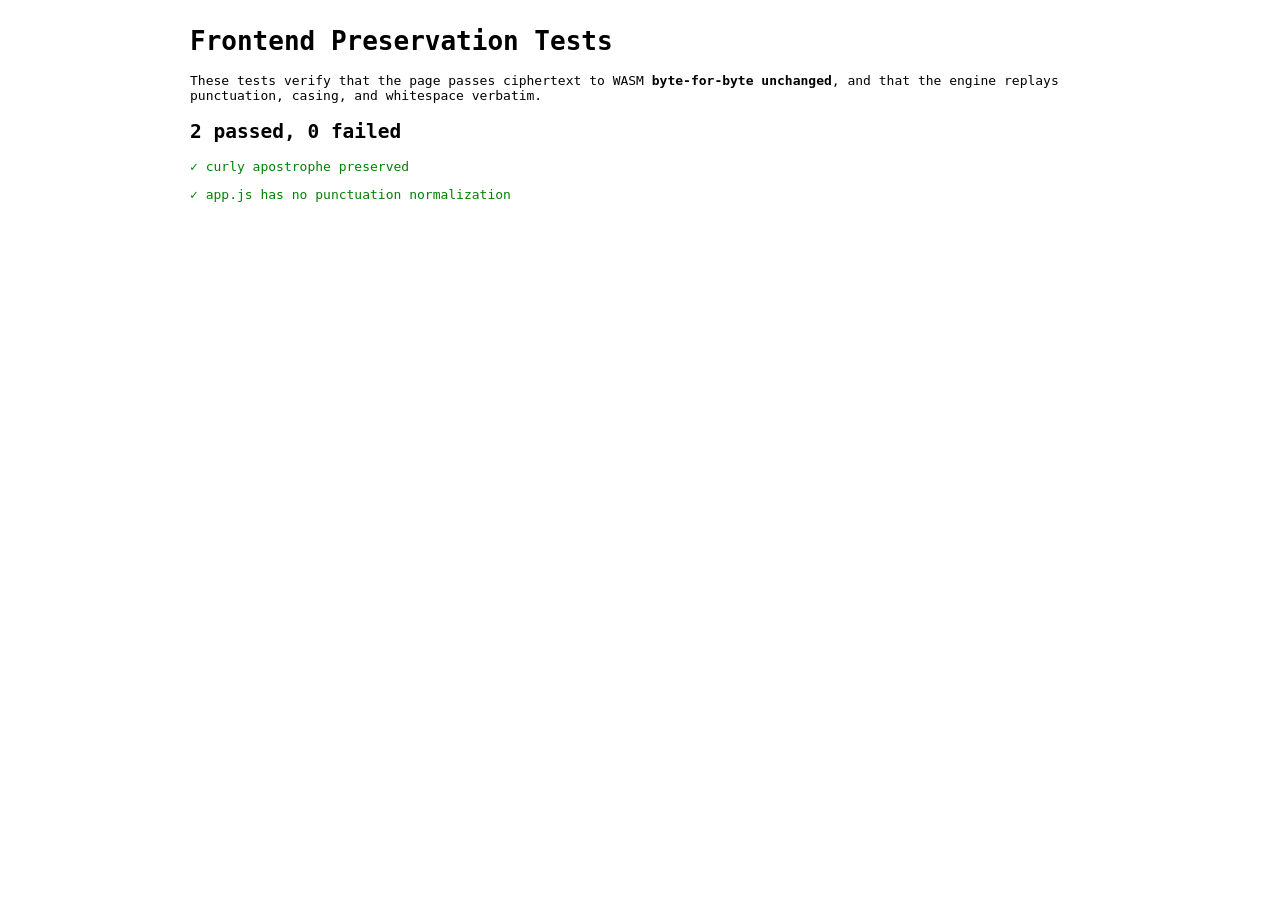
<file: rebuild/www/preservation-tests.html>
<!DOCTYPE html>
<html lang="en">
<head>
  <meta charset="utf-8">
  <title>Preservation Tests — Substitution Cipher Solver</title>
  <style>
    body { font-family: monospace; max-width: 900px; margin: 2em auto; padding: 0 1em; }
    .pass { color: green; } .fail { color: red; font-weight: bold; }
    pre { background: #f5f5f5; padding: 0.5em; overflow-x: auto; }
  </style>
</head>
<body>
  <h1>Frontend Preservation Tests</h1>
  <p>These tests verify that the page passes ciphertext to WASM <strong>byte-for-byte unchanged</strong>,
  and that the engine replays punctuation, casing, and whitespace verbatim.</p>
  <div id="results"></div>
  <script type="module">
    import init, { solve_js } from './pkg/subst_solver.js';

    const results = [];
    function test(name, fn) {
      try {
        fn();
        results.push(['pass', name, '']);
      } catch (e) {
        results.push(['fail', name, e.message]);
      }
    }
    function assertEq(a, b, msg) {
      if (a !== b) throw new Error(`${msg}: expected ${JSON.stringify(b)}, got ${JSON.stringify(a)}`);
    }

    // The frontend must not transform input before calling solve_js.
    // We verify by checking that solve_js receives the exact string.
    // (Here we test the engine's replay directly with an identity key scenario
    // via a known puzzle; the frontend's job is to not touch the string.)

    await init();

    // Test 1: curly apostrophe (U+2019) is preserved, not normalized to ASCII.
    test('curly apostrophe preserved', () => {
      // Identity-key check: if the engine gets curly input, output keeps it.
      // We use solve_js on a tiny puzzle; the point is the output contains ’.
      const out = JSON.parse(solve_js('DON’T', '', 2, 100));
      if (!out.plaintext.includes('’')) {
        throw new Error('curly apostrophe was normalized: ' + JSON.stringify(out.plaintext));
      }
    });

    // Test 2: the app.js runSolver path does not normalize.
    // We fetch app.js and assert it contains no normalization replaces.
    test('app.js has no punctuation normalization', async () => {
      const src = await (await fetch('./app.js')).text();
      const bad = ['\\u2018', '\\u2019', '\\u201C', '\\u201D', '\\u2013', '\\u2014'];
      for (const seq of bad) {
        if (src.includes(seq)) {
          throw new Error('app.js contains normalization sequence ' + seq);
        }
      }
      // Must pass el('toolInput').value directly.
      if (!src.includes("el('toolInput').value")) {
        throw new Error('app.js does not read raw textarea value');
      }
    });

    const div = document.getElementById('results');
    let pass = 0, fail = 0;
    for (const [status, name, msg] of results) {
      const p = document.createElement('p');
      p.className = status;
      p.textContent = (status === 'pass' ? '✓ ' : '✗ ') + name + (msg ? ' — ' + msg : '');
      div.appendChild(p);
      if (status === 'pass') pass++; else fail++;
    }
    const h = document.createElement('h2');
    h.textContent = `${pass} passed, ${fail} failed`;
    div.prepend(h);
  </script>
</body>
</html>
</file>
<file: current-site/style.css>
:root {
  --key-cell-size: 44px;
}

body {
  min-height: 100vh;
}

.font-monospace {
  font-family: "SFMono-Regular", Consolas, "Liberation Mono", Menlo, monospace;
}

.key-grid {
  display: grid;
  grid-template-columns: repeat(auto-fill, minmax(140px, 1fr));
  gap: .5rem;
}

.key-cell {
  display: flex;
  align-items: center;
  gap: .35rem;
  border: 1px solid var(--bs-border-color);
  border-radius: .5rem;
  padding: .35rem .5rem;
  background: var(--bs-body-bg);
}

.key-cell .cipher-letter {
  font-weight: 700;
  font-size: 1.05rem;
  width: 1.4rem;
  text-align: center;
  color: var(--bs-primary);
}

.key-cell .arrow {
  color: var(--bs-secondary-color);
}

.key-cell input {
  width: 2.6rem;
  text-align: center;
  text-transform: uppercase;
  font-weight: 600;
  border: 1px solid var(--bs-border-color);
  border-radius: .35rem;
  background: var(--bs-body-bg);
  color: var(--bs-body-color);
  padding: .15rem;
}

.key-cell input:focus {
  outline: 2px solid var(--bs-primary);
}

.key-cell.unassigned {
  opacity: .6;
}

.result-card {
  border: 1px solid var(--bs-border-color);
  border-radius: .6rem;
  margin-bottom: .75rem;
  overflow: hidden;
}

.result-card .result-head {
  display: flex;
  align-items: center;
  gap: .5rem;
  padding: .5rem .75rem;
  background: var(--bs-tertiary-bg);
  font-size: .85rem;
}

.result-card .result-body {
  padding: .75rem;
  font-family: "SFMono-Regular", Consolas, monospace;
  white-space: pre-wrap;
  word-break: break-word;
}

.result-card.rank-1 {
  border-color: var(--bs-primary);
  box-shadow: 0 0 0 1px var(--bs-primary);
}

.score-badge {
  font-variant-numeric: tabular-nums;
}

textarea[readonly] {
  background: var(--bs-tertiary-bg);
}

@media (max-width: 576px) {
  .key-grid { grid-template-columns: repeat(auto-fill, minmax(110px, 1fr)); }
}
</file>
<file: rebuild/www/style.css>
/* Decipher — modern solver theme */

:root {
  --brand-1: #4f46e5;
  --brand-2: #7c3aed;
  --brand-3: #c026d3;
  --hero-gradient: linear-gradient(135deg, #2b2b7e 0%, #4f46e5 38%, #7c3aed 68%, #a21caf 100%);
  --card-radius: 1.1rem;
  --card-shadow: 0 12px 40px rgba(79, 70, 229, 0.10);
}

body {
  min-height: 100vh;
  font-family: "Inter", -apple-system, BlinkMacSystemFont, "Segoe UI", sans-serif;
}

[data-bs-theme="dark"] body {
  background-color: #0d0e1a;
}

/* ---------- Navbar ---------- */
.navbar-glass {
  backdrop-filter: blur(14px);
  -webkit-backdrop-filter: blur(14px);
  background: color-mix(in srgb, var(--bs-body-bg) 78%, transparent);
  border-bottom: 1px solid var(--bs-border-color);
}

.brand-mark {
  display: flex;
  align-items: center;
  gap: 0.55rem;
}

.brand-icon {
  display: inline-flex;
  align-items: center;
  justify-content: center;
  width: 2.2rem;
  height: 2.2rem;
  border-radius: 0.7rem;
  background: linear-gradient(135deg, var(--brand-1), var(--brand-2));
  color: #fff;
  font-size: 1.05rem;
  box-shadow: 0 4px 14px rgba(79, 70, 229, 0.45);
}

.engine-badge {
  background: var(--bs-tertiary-bg);
  color: var(--bs-secondary-color);
  border: 1px solid var(--bs-border-color);
  font-weight: 600;
  padding: 0.45em 0.8em;
  border-radius: 999px;
}

.btn-icon {
  border: 1px solid var(--bs-border-color);
  border-radius: 999px;
  width: 2.2rem;
  height: 2.2rem;
  display: inline-flex;
  align-items: center;
  justify-content: center;
  color: var(--bs-body-color);
}

.btn-icon:hover {
  background: var(--bs-tertiary-bg);
}

/* ---------- Hero ---------- */
.hero {
  background: var(--hero-gradient);
  color: #fff;
  padding: 4.5rem 0 5.5rem;
  margin-bottom: -3rem;
  position: relative;
  overflow: hidden;
}

.hero::before {
  content: "";
  position: absolute;
  inset: 0;
  background:
    radial-gradient(600px 300px at 15% 20%, rgba(255, 255, 255, 0.14), transparent 60%),
    radial-gradient(500px 260px at 85% 80%, rgba(255, 255, 255, 0.10), transparent 60%);
  pointer-events: none;
}

.hero-inner {
  position: relative;
  z-index: 1;
}

.hero-eyebrow {
  display: inline-flex;
  align-items: center;
  gap: 0.45rem;
  font-size: 0.8rem;
  font-weight: 600;
  letter-spacing: 0.06em;
  text-transform: uppercase;
  background: rgba(255, 255, 255, 0.16);
  border: 1px solid rgba(255, 255, 255, 0.25);
  padding: 0.45rem 0.9rem;
  border-radius: 999px;
  margin-bottom: 1.25rem;
}

.hero-title {
  font-weight: 800;
  font-size: clamp(2rem, 5vw, 3.4rem);
  line-height: 1.08;
  letter-spacing: -0.02em;
  margin-bottom: 1rem;
}

.hero-sub {
  font-size: 1.08rem;
  opacity: 0.92;
  max-width: 42rem;
  margin-bottom: 1.5rem;
}

.hero-chips {
  display: flex;
  flex-wrap: wrap;
  gap: 0.6rem;
}

.chip {
  display: inline-flex;
  align-items: center;
  gap: 0.4rem;
  font-size: 0.85rem;
  font-weight: 600;
  background: rgba(255, 255, 255, 0.14);
  border: 1px solid rgba(255, 255, 255, 0.22);
  padding: 0.5rem 0.95rem;
  border-radius: 999px;
}

/* ---------- Cards ---------- */
.main-stack {
  position: relative;
  z-index: 2;
  display: flex;
  flex-direction: column;
  gap: 1.75rem;
  padding-top: 0;
  padding-bottom: 2rem;
}

.app-card {
  border: 1px solid var(--bs-border-color);
  border-radius: var(--card-radius);
  box-shadow: var(--card-shadow);
  background: var(--bs-body-bg);
}

.cipher-input {
  font-family: "JetBrains Mono", "SFMono-Regular", Consolas, monospace;
  font-size: 0.95rem;
  border-radius: 0.8rem;
  resize: vertical;
}

.cipher-input:focus {
  border-color: var(--brand-1);
  box-shadow: 0 0 0 0.25rem rgba(79, 70, 229, 0.15);
}

/* ---------- Solve button ---------- */
.btn-solve {
  background: linear-gradient(135deg, var(--brand-1), var(--brand-2) 60%, var(--brand-3));
  border: none;
  color: #fff;
  font-weight: 700;
  border-radius: 0.9rem;
  padding: 0.7rem 2.2rem;
  box-shadow: 0 8px 24px rgba(124, 58, 237, 0.40);
  transition: transform 0.12s ease, box-shadow 0.12s ease, filter 0.12s ease;
}

.btn-solve:hover, .btn-solve:focus {
  color: #fff;
  transform: translateY(-1px);
  filter: brightness(1.06);
  box-shadow: 0 12px 30px rgba(124, 58, 237, 0.50);
}

.btn-solve:active {
  transform: translateY(0);
}

.btn-solve:disabled {
  filter: grayscale(0.4) brightness(0.9);
  box-shadow: none;
}

/* ---------- Results ---------- */
.results-head {
  padding: 0 0.25rem;
}

.results-grid {
  display: grid;
  grid-template-columns: repeat(auto-fit, minmax(300px, 1fr));
  gap: 1.1rem;
}

.result-card {
  border: 1px solid var(--bs-border-color);
  border-radius: var(--card-radius);
  overflow: hidden;
  background: var(--bs-body-bg);
  box-shadow: var(--card-shadow);
  transition: transform 0.12s ease, box-shadow 0.12s ease, border-color 0.12s ease;
  cursor: pointer;
}

.result-card:hover {
  transform: translateY(-2px);
}

.result-card.selected {
  border-color: var(--brand-1);
  box-shadow: 0 0 0 2px rgba(79, 70, 229, 0.35), var(--card-shadow);
}

.result-card.rank-1 {
  border-color: rgba(79, 70, 229, 0.65);
}

.result-card.rank-1 .result-head {
  background: linear-gradient(135deg, rgba(79, 70, 229, 0.14), rgba(124, 58, 237, 0.10));
}

.result-head {
  display: flex;
  align-items: center;
  gap: 0.5rem;
  padding: 0.7rem 0.9rem;
  background: var(--bs-tertiary-bg);
  font-size: 0.85rem;
}

.rank-badge {
  display: inline-flex;
  align-items: center;
  justify-content: center;
  min-width: 2.3rem;
  height: 1.7rem;
  border-radius: 0.55rem;
  background: linear-gradient(135deg, var(--brand-1), var(--brand-2));
  color: #fff;
  font-weight: 800;
  font-size: 0.85rem;
  padding: 0 0.5rem;
}

.best-pill {
  display: inline-flex;
  align-items: center;
  gap: 0.3rem;
  font-size: 0.72rem;
  font-weight: 700;
  text-transform: uppercase;
  letter-spacing: 0.05em;
  color: var(--brand-1);
  background: rgba(79, 70, 229, 0.12);
  border: 1px solid rgba(79, 70, 229, 0.35);
  border-radius: 999px;
  padding: 0.25rem 0.65rem;
}

.score-badge {
  font-variant-numeric: tabular-nums;
  font-weight: 700;
  color: var(--bs-secondary-color);
}

.btn-copy {
  border: 1px solid var(--bs-border-color);
  border-radius: 0.6rem;
  font-weight: 600;
  font-size: 0.78rem;
  color: var(--bs-body-color);
  background: var(--bs-body-bg);
}

.btn-copy:hover {
  border-color: var(--brand-1);
  color: var(--brand-1);
}

.btn-copy.copied {
  border-color: var(--bs-success);
  color: var(--bs-success);
}

.score-bar {
  height: 4px;
  background: var(--bs-tertiary-bg);
}

.score-bar span {
  display: block;
  height: 100%;
  background: linear-gradient(90deg, var(--brand-1), var(--brand-3));
  border-radius: 0 4px 4px 0;
}

.result-body {
  padding: 1rem;
  margin: 0;
  font-family: "JetBrains Mono", "SFMono-Regular", Consolas, monospace;
  font-size: 0.95rem;
  line-height: 1.55;
  white-space: pre-wrap;
  word-break: break-word;
  max-height: 16rem;
  overflow-y: auto;
}

.result-key {
  display: flex;
  flex-wrap: wrap;
  gap: 0.35rem;
  align-items: center;
  padding: 0.7rem 0.9rem;
  border-top: 1px solid var(--bs-border-color);
  font-family: "JetBrains Mono", Consolas, monospace;
  font-size: 0.75rem;
}

.key-label {
  font-family: "Inter", sans-serif;
  font-weight: 700;
  font-size: 0.7rem;
  text-transform: uppercase;
  letter-spacing: 0.06em;
  color: var(--bs-secondary-color);
  margin-right: 0.25rem;
}

.key-pair {
  display: inline-flex;
  align-items: center;
  gap: 0.15rem;
  background: var(--bs-tertiary-bg);
  border: 1px solid var(--bs-border-color);
  border-radius: 0.45rem;
  padding: 0.12rem 0.4rem;
}

.key-cipher {
  font-weight: 700;
  color: var(--brand-1);
}

.key-arrow {
  color: var(--bs-secondary-color);
}

.key-plain {
  font-weight: 600;
}

/* ---------- How it works ---------- */
.how-grid {
  margin-top: 0.5rem;
}

.how-title {
  margin-bottom: 1rem;
}

.how-card {
  border: 1px solid var(--bs-border-color);
  border-radius: var(--card-radius);
  background: var(--bs-body-bg);
  box-shadow: var(--card-shadow);
  padding: 1.25rem;
  height: 100%;
}

.how-icon {
  display: inline-flex;
  align-items: center;
  justify-content: center;
  width: 2.6rem;
  height: 2.6rem;
  border-radius: 0.8rem;
  font-size: 1.25rem;
  margin-bottom: 0.8rem;
}

/* ---------- Footer ---------- */
.site-footer {
  border-top: 1px solid var(--bs-border-color);
  padding: 1.5rem 0 2rem;
  background: var(--bs-tertiary-bg);
}

.font-monospace {
  font-family: "JetBrains Mono", "SFMono-Regular", Consolas, monospace;
}

@media (max-width: 576px) {
  .hero {
    padding: 3rem 0 4rem;
  }
  .results-grid {
    grid-template-columns: 1fr;
  }
}
</file>
<file: rebuild_analysis/www/style.css>
:root {
  --key-cell-size: 44px;
}

body {
  min-height: 100vh;
}

.font-monospace {
  font-family: "SFMono-Regular", Consolas, "Liberation Mono", Menlo, monospace;
}

.key-grid {
  display: grid;
  grid-template-columns: repeat(auto-fill, minmax(140px, 1fr));
  gap: .5rem;
}

.key-cell {
  display: flex;
  align-items: center;
  gap: .35rem;
  border: 1px solid var(--bs-border-color);
  border-radius: .5rem;
  padding: .35rem .5rem;
  background: var(--bs-body-bg);
}

.key-cell .cipher-letter {
  font-weight: 700;
  font-size: 1.05rem;
  width: 1.4rem;
  text-align: center;
  color: var(--bs-primary);
}

.key-cell .arrow {
  color: var(--bs-secondary-color);
}

.key-cell input {
  width: 2.6rem;
  text-align: center;
  text-transform: uppercase;
  font-weight: 600;
  border: 1px solid var(--bs-border-color);
  border-radius: .35rem;
  background: var(--bs-body-bg);
  color: var(--bs-body-color);
  padding: .15rem;
}

.key-cell input:focus {
  outline: 2px solid var(--bs-primary);
}

.key-cell.unassigned {
  opacity: .6;
}

.result-card {
  border: 1px solid var(--bs-border-color);
  border-radius: .6rem;
  margin-bottom: .75rem;
  overflow: hidden;
}

.result-card .result-head {
  display: flex;
  align-items: center;
  gap: .5rem;
  padding: .5rem .75rem;
  background: var(--bs-tertiary-bg);
  font-size: .85rem;
}

.result-card .result-body {
  padding: .75rem;
  font-family: "SFMono-Regular", Consolas, monospace;
  white-space: pre-wrap;
  word-break: break-word;
}

.result-card.rank-1 {
  border-color: var(--bs-primary);
  box-shadow: 0 0 0 1px var(--bs-primary);
}

.score-badge {
  font-variant-numeric: tabular-nums;
}

textarea[readonly] {
  background: var(--bs-tertiary-bg);
}

@media (max-width: 576px) {
  .key-grid { grid-template-columns: repeat(auto-fill, minmax(110px, 1fr)); }
}
</file>
